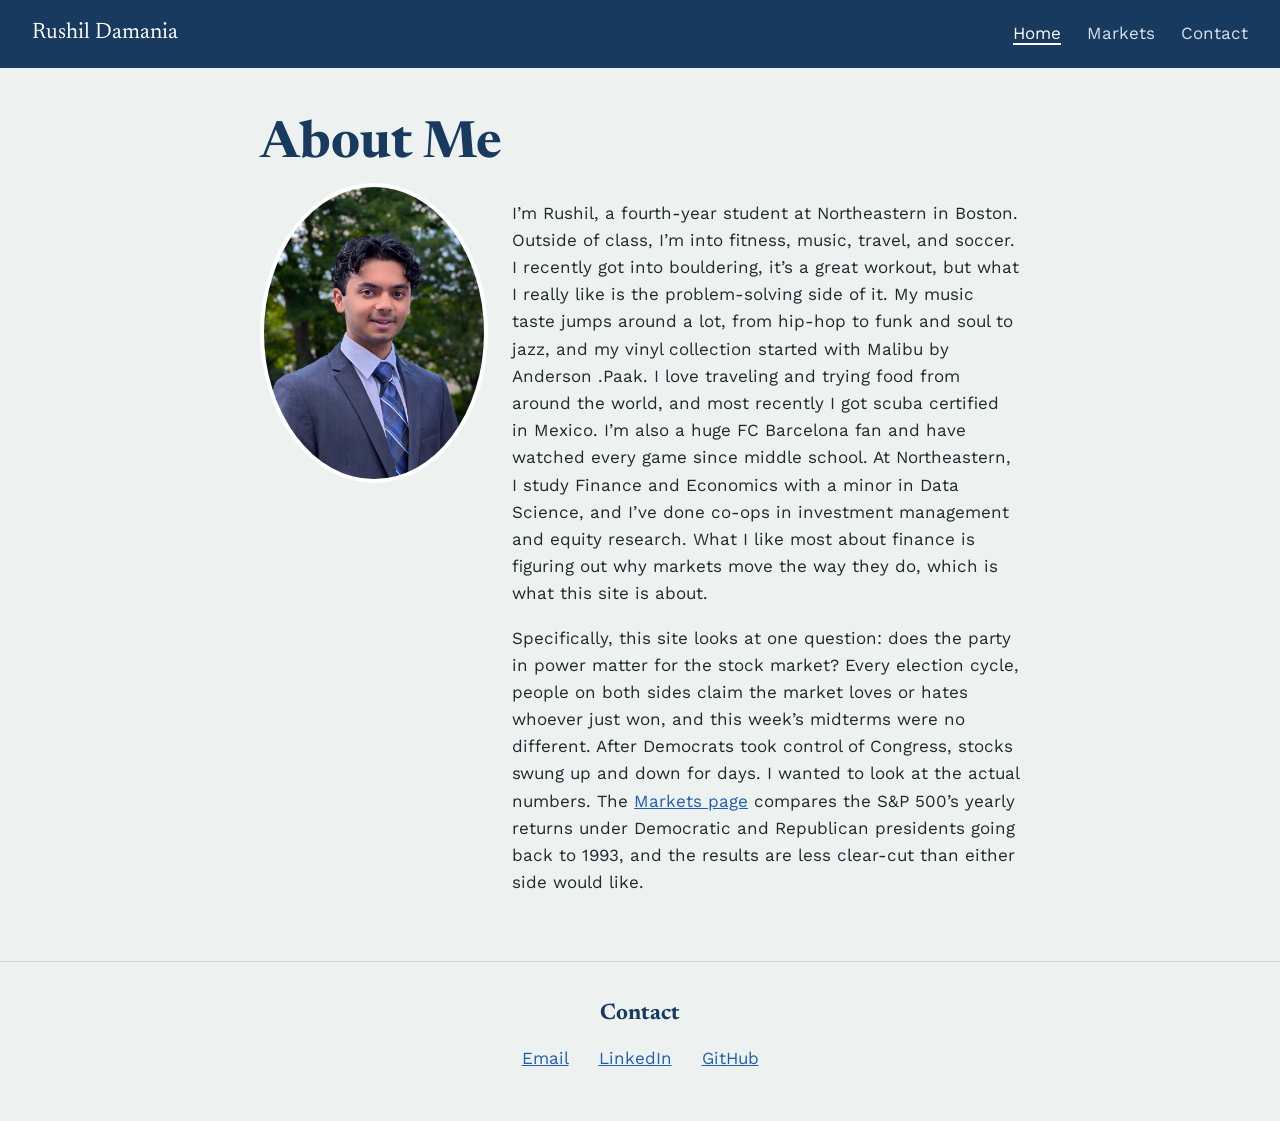
<file: index.html>
<!doctype html>
<html lang="en">
<head>
  <meta charset="utf-8">
  <meta name="viewport" content="width=device-width, initial-scale=1">
  <title>Rushil Damania | Home</title>
  <!-- Custom fonts from Google Fonts -->
  <link rel="preconnect" href="https://fonts.googleapis.com">
  <link rel="preconnect" href="https://fonts.gstatic.com" crossorigin>
  <link href="https://fonts.googleapis.com/css2?family=Newsreader:opsz,wght@6..72,500;6..72,700&family=Work+Sans:wght@400;500&display=swap" rel="stylesheet">
  <!-- Our own stylesheet (relative path, no leading slash) -->
  <link rel="stylesheet" href="styles.css">
</head>
<body>

  <!-- NAVIGATION same on every page -->
  <header class="site-header">
    <a href="index.html" class="site-name">Rushil Damania</a>
    <nav class="site-nav">
      <a href="index.html" class="active">Home</a>
      <a href="markets.html">Markets</a>
      <a href="#contact">Contact</a>
    </nav>
  </header>

  <main class="page">

    <!-- MAIN HEADING (h1) -->
    <h1>About Me</h1>

    <!-- INTRO + IMAGE -->
    <section class="intro">
      <img src="images/profile.jpg" alt="Photo of Rushil" class="profile-photo">

      <div class="intro-text">
        <p>I’m Rushil, a fourth-year student at Northeastern in Boston. Outside of class, I’m into fitness, music, travel, and soccer. I recently got into bouldering, it’s a great workout, but what I really like is the problem-solving side of it. My music taste jumps around a lot, from hip-hop to funk and soul to jazz, and my vinyl collection started with Malibu by Anderson .Paak. I love traveling and trying food from around the world, and most recently I got scuba certified in Mexico. I’m also a huge FC Barcelona fan and have watched every game since middle school. At Northeastern, I study Finance and Economics with a minor in Data Science, and I’ve done co-ops in investment management and equity research. What I like most about finance is figuring out why markets move the way they do, which is what this site is about.</p>
        <p>Specifically, this site looks at one question: does the party in power matter for the stock market? Every election cycle, people on both sides claim the market loves or hates whoever just won, and this week’s midterms were no different. After Democrats took control of Congress, stocks swung up and down for days. I wanted to look at the actual numbers. The <a href="markets.html">Markets page</a> compares the S&amp;P 500’s yearly returns under Democratic and Republican presidents going back to 1993, and the results are less clear-cut than either side would like.</p>
      </div>
    </section>

  </main>

  <!-- CONTACT SECTION -->
  <footer class="site-footer" id="contact">
    <h3>Contact</h3>
    <ul class="contact-links">
      <li><a href="mailto:damania.r@northeastern.edu">Email</a></li>
      <li><a href="https://www.linkedin.com/in/rushil-damania" target="_blank">LinkedIn</a></li>
      <li><a href="https://github.com/rdamania" target="_blank">GitHub</a></li>
    </ul>
  </footer>

</body>
</html>
</file>
<file: styles.css>
/* =========================================================
   CUSTOMIZATION 1: COHESIVE COLOR SCHEME
   All colors are defined once here and reused everywhere.
   ========================================================= */
:root {
  --paper: #EDF1EF;      /* cool grey-green page background */
  --ink: #1D2B2F;        /* main text color */
  --muted: #5B6B6F;      /* secondary text */
  --navy: #173A5E;       /* headings and header bar */
  --link: #1F5FAD;       /* links */
  --dem: #2F5DA8;        /* Democratic bars */
  --rep: #C0392B;        /* Republican bars */
}

/* =========================================================
   CUSTOMIZATION 2: CUSTOM FONTS / TYPOGRAPHY
   Newsreader (serif) for headings, Work Sans for body text,
   both loaded from Google Fonts in each HTML <head>.
   ========================================================= */
body {
  margin: 0;
  background: var(--paper);
  color: var(--ink);
  font-family: "Work Sans", Arial, sans-serif;
  font-size: 17px;
  line-height: 1.6;
}

h1, h2, h3 {
  font-family: "Newsreader", Georgia, serif;
  color: var(--navy);
  line-height: 1.15;
}

h1 { font-size: 3.2rem; margin: 0 0 8px; }     /* biggest: home page only */
h2 { font-size: 2.2rem; margin: 0 0 16px; }    /* smaller: second page */
h3 { font-size: 1.4rem; margin: 32px 0 10px; }

a { color: var(--link); }
a:hover { color: var(--navy); }

/* =========================================================
   CUSTOMIZATION 3: LAYOUT, MARGINS, AND PADDING
   ========================================================= */

/* Header bar with flexbox: name on the left, links on the right */
.site-header {
  display: flex;
  justify-content: space-between;
  align-items: center;
  flex-wrap: wrap;
  gap: 12px;
  padding: 16px 32px;
  background: var(--navy);
}

.site-name {
  font-family: "Newsreader", Georgia, serif;
  font-size: 1.4rem;
  color: white;
  text-decoration: none;
}

.site-nav a {
  color: #D6E2EE;
  text-decoration: none;
  margin-left: 20px;
}

.site-nav a:hover,
.site-nav a.active {
  color: white;
  border-bottom: 2px solid white;   /* underline shows which page you're on */
}

/* Keep text at a readable width and centered on the page */
.page {
  max-width: 760px;
  margin: 0 auto;
  padding: 48px 24px;
}

.tagline {
  font-size: 1.2rem;
  color: var(--muted);
  margin-bottom: 32px;
}

/* Home page: photo on the left, text on the right (CSS grid) */
.intro {
  display: grid;
  grid-template-columns: 220px 1fr;
  gap: 32px;
  align-items: start;
}

.profile-photo {
  width: 100%;
  border-radius: 50%;
  border: 4px solid white;
}

.content-image {
  display: block;
  width: 100%;
  max-width: 520px;
  margin: 24px auto;
}

/* Numbered list with colored numbers */
.styled-list { padding-left: 24px; }
.styled-list li { margin-bottom: 8px; }
.styled-list li::marker {
  color: var(--navy);
  font-weight: 500;
}

/* D3 chart area */
.chart-container {
  background: white;
  padding: 16px;
  border-left: 4px solid var(--navy);
}

/* If the screen is narrower than the chart, scroll sideways instead of squishing it */
.chart-container { overflow-x: auto; }

.bar-dem { fill: var(--dem); }
.bar-rep { fill: var(--rep); }

/* Chart legend */
.legend { margin-bottom: 8px; font-size: 0.95rem; }
.legend-item { margin-right: 20px; }
.swatch {
  display: inline-block;
  width: 12px;
  height: 12px;
  margin-right: 6px;
  vertical-align: middle;
}
.swatch-dem { background: var(--dem); }
.swatch-rep { background: var(--rep); }
.bar:hover { opacity: 0.75; }
.zero-line { stroke: var(--ink); stroke-width: 1; }

.chart-note {
  font-size: 0.9rem;
  color: var(--muted);
}

/* Footer / contact section */
.site-footer {
  border-top: 1px solid #C9D3D1;
  padding: 8px 32px 32px;
  text-align: center;
}

.contact-links {
  list-style: none;
  padding: 0;
}

.contact-links li {
  display: inline;
  margin: 0 12px;
}

/* On phones, stack the photo above the text */
@media (max-width: 600px) {
  h1 { font-size: 2.4rem; }
  .intro { grid-template-columns: 1fr; }
  .profile-photo { max-width: 180px; }
  .site-nav a { margin-left: 0; margin-right: 16px; }
}

   .banner {
     max-width: 480px;
     margin: 0 auto 24px;
   }

   .banner-image {
     display: block;
     width: 100%;
     height: auto;
     border-radius: 4px;
   }

   .banner figcaption {
     font-size: 0.85rem;
     color: var(--muted);
     margin-top: 6px;
   }
</file>
